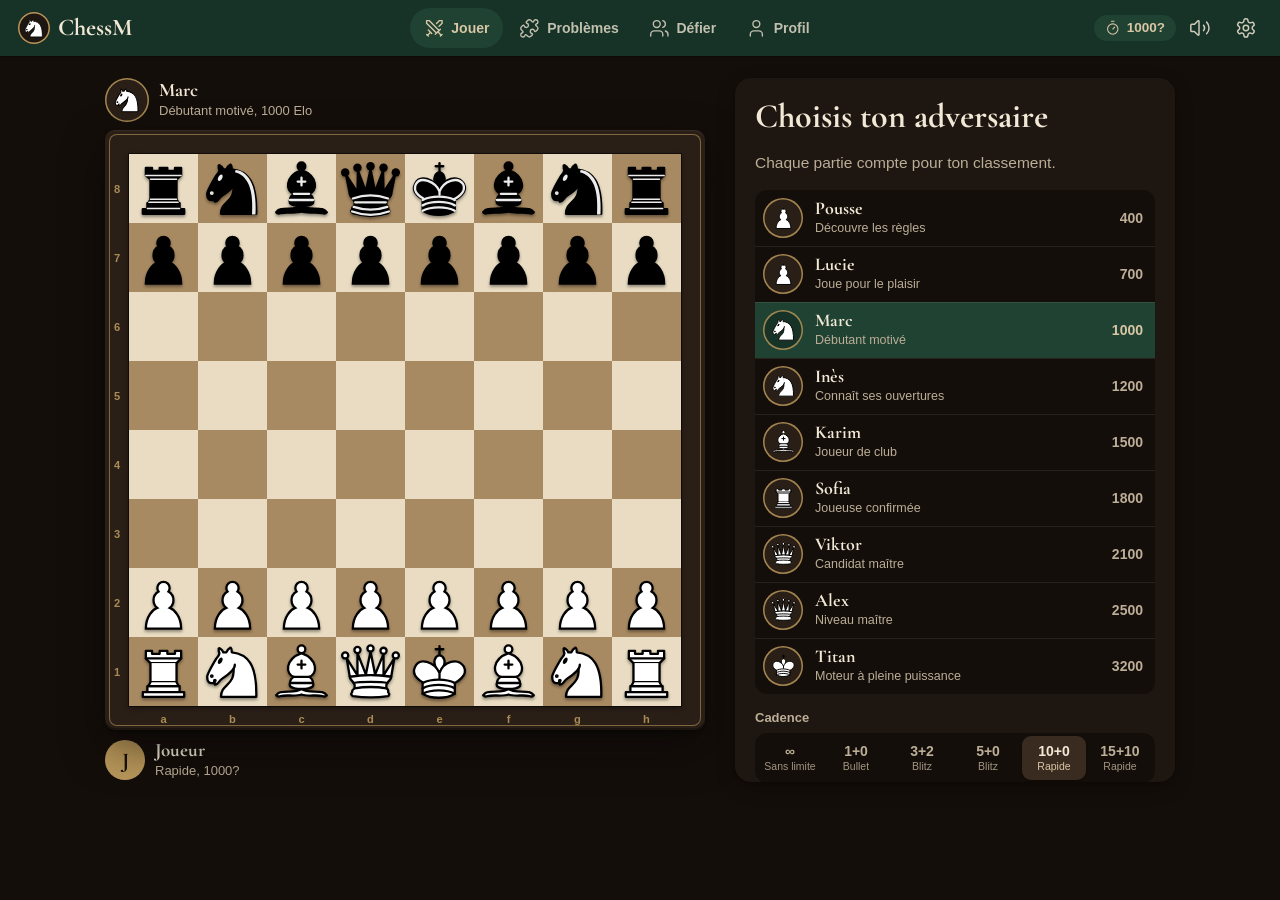
<file: index.html>
<!doctype html>
<html lang="fr">
<head>
<meta charset="utf-8">
<meta name="viewport" content="width=device-width,initial-scale=1,viewport-fit=cover">
<meta name="robots" content="noindex,nofollow">
<meta name="referrer" content="no-referrer">
<meta name="theme-color" content="#173226">
<link rel="manifest" href="manifest.webmanifest">
<link rel="apple-touch-icon" href="icons/icon-192.png">
<meta name="mobile-web-app-capable" content="yes">
<meta name="apple-mobile-web-app-capable" content="yes">
<meta name="apple-mobile-web-app-status-bar-style" content="black-translucent">
<meta name="apple-mobile-web-app-title" content="ChessM">
<title>ChessM</title>
<link rel="icon" href="icons/icon-192.png">
<link rel="preload" href="fonts/cormorant-garamond-latin-700-normal.woff2" as="font" type="font/woff2" crossorigin>
<script>
  // Filet de sécurité : si un vieux fichier en cache provoque une erreur, on recharge une seule fois
  addEventListener('error', function () { try { if (!sessionStorage.getItem('cm-reload')) { sessionStorage.setItem('cm-reload', '1'); setTimeout(function () { location.reload(); }, 300); } } catch (_) {} });
  addEventListener('load', function () { setTimeout(function () { try { sessionStorage.removeItem('cm-reload'); } catch (_) {} }, 5000); });
</script>
<link rel="stylesheet" href="lib/pieces.css">
<link rel="stylesheet" href="css/style.css?v=8">
<script src="lib/peerjs.min.js" defer></script>
<script type="module" src="js/app.js?v=8"></script>
</head>
<body data-theme="bronze" data-screen="home">
<header class="topbar">
  <button class="brand" data-act="home" aria-label="ChessM, accueil">
    <span class="logo"><i class="piece knight white" aria-hidden="true"></i></span>
    <span class="brand-name">ChessM</span>
  </button>
  <nav class="tabbar" aria-label="Sections">
    <button data-act="tab" data-v="play"><svg class="ic" aria-hidden="true"><use href="icons/sprite.svg#swords"></use></svg><span>Jouer</span></button>
    <button data-act="tab" data-v="puzzles"><svg class="ic" aria-hidden="true"><use href="icons/sprite.svg#puzzle"></use></svg><span>Problèmes</span></button>
    <button data-act="tab" data-v="friend"><svg class="ic" aria-hidden="true"><use href="icons/sprite.svg#users"></use></svg><span>Défier</span></button>
    <button data-act="tab" data-v="profile"><svg class="ic" aria-hidden="true"><use href="icons/sprite.svg#user"></use></svg><span>Profil</span></button>
  </nav>
  <div class="top-right">
    <span class="chip" id="eloChip"></span>
    <button class="icon-btn" id="btnSound" data-act="toggleSound" aria-label="Son"></button>
    <button class="icon-btn" data-act="settings" aria-label="Paramètres"><svg class="ic" aria-hidden="true"><use href="icons/sprite.svg#settings"></use></svg></button>
  </div>
</header>

<main>
  <section id="home" class="screen">
    <!-- Jouer : le salon -->
    <div class="pane lobby" data-pane="play">
      <div class="lobby-stage">
        <div class="plate" id="oppPlate"></div>
        <div class="frame"><div id="lboard"></div></div>
        <div class="plate" id="mePlate"></div>
      </div>
      <div class="lobby-side panel">
        <h1>Choisis ton adversaire</h1>
        <p class="muted">Chaque partie compte pour ton classement.</p>
        <div class="bot-list" id="botGrid" role="list"></div>
        <div class="opt"><h3>Cadence</h3><div class="chips" data-fill="tc"></div></div>
        <div class="opt"><h3>Tu joues</h3><div class="chips" data-fill="color"></div></div>
        <button class="btn primary wide cta" id="startBtn" data-act="start">Commencer</button>
      </div>
    </div>

    <!-- Problèmes -->
    <div class="pane" data-pane="puzzles">
      <div class="daily panel" id="dailyCard"></div>
      <div class="pz-modes" id="pzModes"></div>
      <p class="muted small center">Plus de 3 500 problèmes de la base libre de lichess, du débutant au maître.</p>
    </div>

    <!-- Défier un ami -->
    <div class="pane friend" data-pane="friend">
      <div class="panel friend-panel">
        <span class="friend-mark"><i class="piece knight white" aria-hidden="true"></i><i class="piece knight black" aria-hidden="true"></i></span>
        <h1>Défier un ami</h1>
        <p class="muted">Crée un lien privé et envoie-le par WhatsApp ou SMS. Ton ami l'ouvre et la partie commence en direct. Ces parties ne comptent pas pour le classement.</p>
        <div class="opt"><h3>Cadence</h3><div class="chips" data-fill="tc"></div></div>
        <div class="opt"><h3>Tu joues</h3><div class="chips" data-fill="color"></div></div>
        <button class="btn primary wide cta" data-act="host">Créer le lien de défi</button>
      </div>
    </div>

    <!-- Profil -->
    <div class="pane profile" data-pane="profile">
      <div class="panel hero">
        <div class="hero-id">
          <span class="avatar big" id="meAvatar"></span>
          <div class="pinfo">
            <span class="greet" id="greet">Bonsoir,</span>
            <input id="nameInput" maxlength="16" aria-label="Ton pseudo" title="Touche pour changer ton pseudo">
            <div class="stats" id="stats"></div>
          </div>
          <div class="hero-elo"><span class="elo-big" id="eloBig"></span><small id="eloCat"></small></div>
        </div>
        <canvas id="eloSpark" height="40" aria-label="Évolution du classement"></canvas>
      </div>
      <div class="ratings" id="ratings"></div>
      <button class="btn wide install hidden" id="installBtn" data-act="install"><svg class="ic" aria-hidden="true"><use href="icons/sprite.svg#smartphone"></use></svg> Installer ChessM sur l'écran d'accueil</button>
      <button class="btn wide" data-act="settings"><svg class="ic" aria-hidden="true"><use href="icons/sprite.svg#settings"></use></svg> Paramètres</button>
      <p class="foot"><a href="credits.html">Crédits et licences</a></p>
    </div>
  </section>

  <section id="puzzle" class="screen hidden">
    <div class="game-layout">
      <div class="board-col">
        <div class="pz-top" id="pzTop"></div>
        <div class="board-row"><div class="frame"><div id="pboard"></div></div></div>
        <div class="pz-status" id="pzStatus"></div>
      </div>
      <aside class="side">
        <div class="actions" id="pzActions"></div>
        <div class="panel" id="pzPanel"></div>
      </aside>
    </div>
  </section>

  <section id="game" class="screen hidden">
    <div class="game-layout">
      <div class="board-col">
        <div class="pbar" id="barTop"></div>
        <div class="board-row">
          <div class="evalbar hidden" id="evalBar"><div class="fill" id="evalFill"></div><span id="evalTxt"></span></div>
          <div class="frame"><div id="board"></div></div>
        </div>
        <div class="pbar" id="barBottom"></div>
      </div>
      <aside class="side">
        <div class="actions" id="actions"></div>
        <div class="panel review hidden" id="review"></div>
        <div class="panel movecard">
          <div class="moves" id="moves"></div>
          <div class="nav">
            <button data-act="first" aria-label="Début de la partie"><svg class="ic" aria-hidden="true"><use href="icons/sprite.svg#chevrons-left"></use></svg></button>
            <button data-act="prev" aria-label="Coup précédent"><svg class="ic" aria-hidden="true"><use href="icons/sprite.svg#chevron-left"></use></svg></button>
            <button data-act="next" aria-label="Coup suivant"><svg class="ic" aria-hidden="true"><use href="icons/sprite.svg#chevron-right"></use></svg></button>
            <button data-act="last" aria-label="Dernier coup"><svg class="ic" aria-hidden="true"><use href="icons/sprite.svg#chevrons-right"></use></svg></button>
            <button data-act="flip" aria-label="Retourner l'échiquier"><svg class="ic" aria-hidden="true"><use href="icons/sprite.svg#arrow-up-down"></use></svg></button>
          </div>
        </div>
      </aside>
    </div>
  </section>
</main>

<div class="modal hidden" id="modal"><div class="modal-box" id="modalBox" role="dialog" aria-modal="true"></div></div>
<div class="toast" id="toast" role="status" aria-live="polite"></div>
<div class="sr-only" id="srLive" aria-live="assertive"></div>
</body>
</html>
</file>
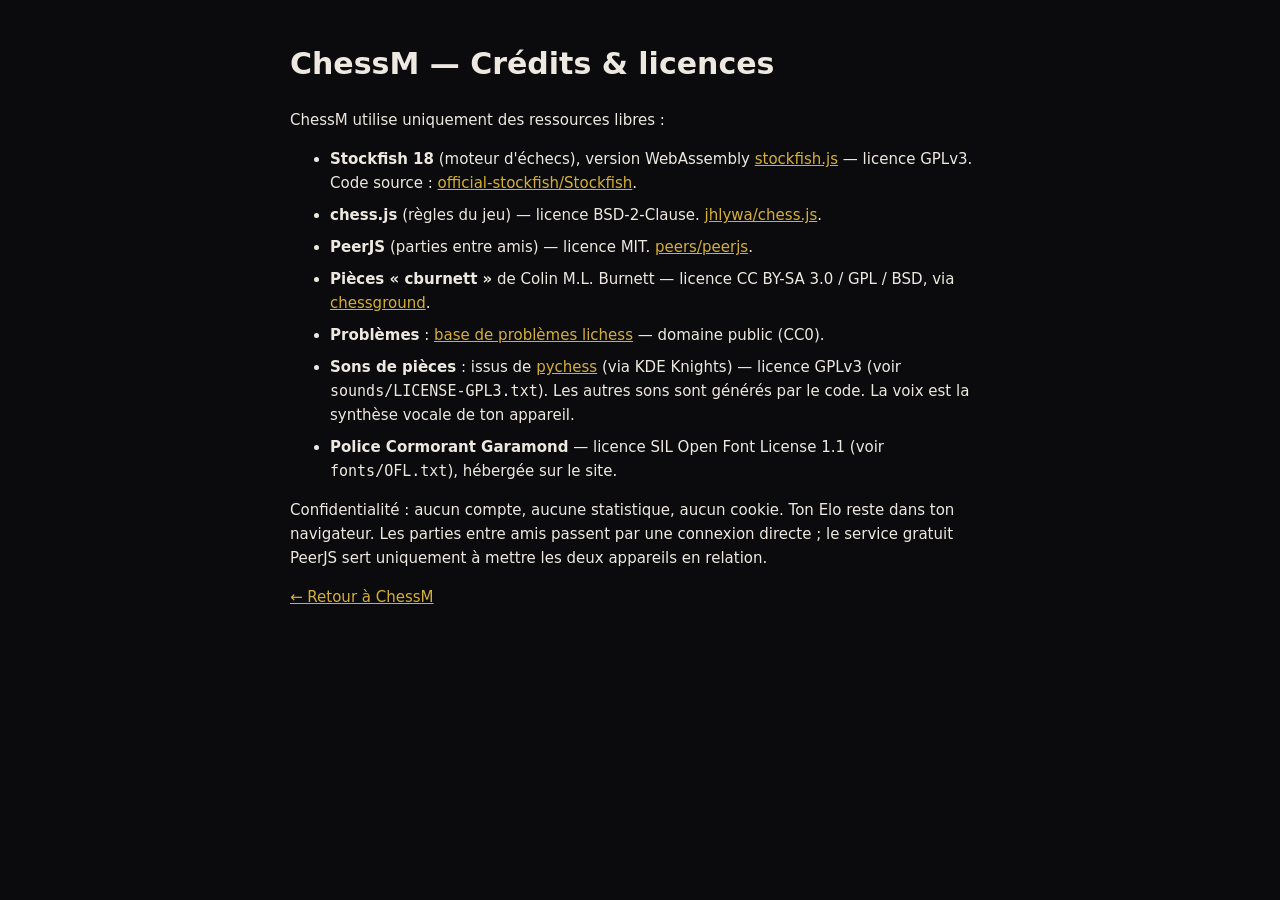
<file: credits.html>
<!doctype html>
<html lang="fr">
<head>
<meta charset="utf-8"><meta name="viewport" content="width=device-width,initial-scale=1">
<meta name="robots" content="noindex,nofollow">
<title>ChessM — Crédits</title>
<style>
  body { background:#0b0b0e; color:#ede9e0; font:15px/1.6 system-ui,sans-serif; max-width:700px; margin:0 auto; padding:20px 16px; }
  a { color:#d4af37; } li { margin-bottom:8px; }
</style>
</head>
<body>
<h1>ChessM — Crédits &amp; licences</h1>
<p>ChessM utilise uniquement des ressources libres :</p>
<ul>
  <li><b>Stockfish 18</b> (moteur d'échecs), version WebAssembly <a href="https://github.com/nmrugg/stockfish.js">stockfish.js</a> — licence GPLv3. Code source : <a href="https://github.com/official-stockfish/Stockfish">official-stockfish/Stockfish</a>.</li>
  <li><b>chess.js</b> (règles du jeu) — licence BSD-2-Clause. <a href="https://github.com/jhlywa/chess.js">jhlywa/chess.js</a>.</li>
  <li><b>PeerJS</b> (parties entre amis) — licence MIT. <a href="https://github.com/peers/peerjs">peers/peerjs</a>.</li>
  <li><b>Pièces « cburnett »</b> de Colin M.L. Burnett — licence CC BY-SA 3.0 / GPL / BSD, via <a href="https://github.com/lichess-org/chessground">chessground</a>.</li>
  <li><b>Problèmes</b> : <a href="https://database.lichess.org/#puzzles">base de problèmes lichess</a> — domaine public (CC0).</li>
  <li><b>Sons de pièces</b> : issus de <a href="https://pychess.org/">pychess</a> (via KDE Knights) — licence GPLv3 (voir <code>sounds/LICENSE-GPL3.txt</code>). Les autres sons sont générés par le code. La voix est la synthèse vocale de ton appareil.</li>
  <li><b>Police Cormorant Garamond</b> — licence SIL Open Font License 1.1 (voir <code>fonts/OFL.txt</code>), hébergée sur le site.</li>
</ul>
<p>Confidentialité : aucun compte, aucune statistique, aucun cookie. Ton Elo reste dans ton navigateur. Les parties entre amis passent par une connexion directe ; le service gratuit PeerJS sert uniquement à mettre les deux appareils en relation.</p>
<p><a href="./">← Retour à ChessM</a></p>
</body>
</html>
</file>
<file: lib/pieces.css>
/** Embedded SVGs for all chess pieces */
.piece.pawn.white {
  background-image: url('[data-uri]');
}
.piece.bishop.white {
  background-image: url('[data-uri]');
}
.piece.knight.white {
  background-image: url('[data-uri]');
}
.piece.rook.white {
  background-image: url('[data-uri]');
}
.piece.queen.white {
  background-image: url('[data-uri]');
}
.piece.king.white {
  background-image: url('[data-uri]');
}
.piece.pawn.black {
  background-image: url('[data-uri]');
}
.piece.bishop.black {
  background-image: url('[data-uri]');
}
.piece.knight.black {
  background-image: url('[data-uri]');
}
.piece.rook.black {
  background-image: url('[data-uri]');
}
.piece.queen.black {
  background-image: url('[data-uri]');
}
.piece.king.black {
  background-image: url('[data-uri]');
}
</file>
<file: css/style.css>
/* ChessM — « Club classique » : table en noyer, bandeaux de cuir vert, feuille de notation en papier, laiton mat.
   Mode application (Operate) : contrôles standard façon Apple, le monde n'apporte que palette, typographie, densité
   et un geste signature : la feuille de notation (liste des coups + revue) sur papier.
   Toutes les couleurs et polices passent par les jetons ci-dessous. */
@font-face { font-family: "Cormorant"; font-weight: 600; font-display: swap; src: url("../fonts/cormorant-garamond-latin-600-normal.woff2") format("woff2"); }
@font-face { font-family: "Cormorant"; font-weight: 700; font-display: swap; src: url("../fonts/cormorant-garamond-latin-700-normal.woff2") format("woff2"); }

:root {
  /* laiton (accent), recalculé en JS depuis les paramètres */
  --acc: #b8975a; --acc-rgb: 184,151,90; --acc-hi: rgb(212,193,156); --acc-lo: rgb(101,83,50); --acc-ink: #1a130c;
  /* noyer */
  --walnut-0: #140e0a; --walnut-1: #1e1610; --walnut-2: #2a1f17; --walnut-3: #3a2b20;
  /* cuir vert club */
  --leather: #173226; --leather-2: #1f4233; --leather-3: #2a5743;
  /* papier & encre */
  --paper: #f4ecdb; --paper-2: #e9dec7; --paper-3: #dccfb3; --ink: #241b14; --ink-2: #5c4e3e;
  /* texte sur bois */
  --ivory: #f1e8d6; --ash: #bcae97; --ash-2: #a89a84;
  --hair: rgba(241,232,214,.09); --hair-ink: rgba(36,27,20,.12);
  --ok: #6dbb88; --ok-ink: #276b41; --ko: #e5846c; --ko-ink: #a33a27; --ko-deep: #8f2a1c;
  --wa: #1d8f4b; --white: #fff; --shadow: rgba(8,5,3,.5);
  --light: #e9dcc3; --dark: #a88a62;
  /* typographie : système (San Francisco sur Apple) pour l'interface, Cormorant pour les titres */
  --ui: -apple-system, BlinkMacSystemFont, "SF Pro Text", "Segoe UI Variable Text", "Segoe UI", Roboto, "Helvetica Neue", sans-serif;
  --serif: "Cormorant", "Iowan Old Style", "Palatino Linotype", Palatino, Georgia, serif;
  --mono: ui-monospace, "SF Mono", "Cascadia Mono", Consolas, monospace;
  /* échelle */
  --r-s: 8px; --r-m: 12px; --r-l: 16px;
  --ease: cubic-bezier(.22,1,.36,1);
  --head-h: 52px; --tab-h: 58px;
  --lift: 0 1px 2px rgba(8,5,3,.35), 0 6px 18px rgba(8,5,3,.28);
  --bs: min(calc(100vw - 20px), calc(100dvh - 200px), 620px);
  color-scheme: dark;
}
body[data-theme="bois"]   { --light: #f0d9b5; --dark: #946f51; }
body[data-theme="nuit"]   { --light: #cfcbc1; --dark: #56606f; }
body[data-theme="marbre"] { --light: #ebe8e1; --dark: #a19c92; }
body[data-theme="vert"]   { --light: #eeeed2; --dark: #6f8f5c; }
body[data-theme="bleu"]   { --light: #dee3e6; --dark: #788fa0; }
body[data-theme="rubis"]  { --light: #f1e2de; --dark: #a4535b; }

* { box-sizing: border-box; }
html, body { margin: 0; overflow-x: clip; }
body { min-height: 100dvh; color: var(--ivory); background: var(--walnut-0); font: 400 15px/1.5 var(--ui); -webkit-font-smoothing: antialiased; -webkit-tap-highlight-color: transparent; }
button { font: inherit; color: inherit; cursor: pointer; border: 0; background: none; }
a { color: var(--acc); text-underline-offset: 3px; }
:focus-visible { outline: 2px solid var(--acc); outline-offset: 2px; border-radius: 6px; }
::selection { background: rgba(var(--acc-rgb), .4); color: var(--white); }
.hidden { display: none !important; }
.sr-only { position: absolute; width: 1px; height: 1px; overflow: hidden; clip: rect(0 0 0 0); white-space: nowrap; }
.muted { color: var(--ash); }
.small { font-size: 13px; }
.center { text-align: center; }
h1, h2 { margin: 0; font-family: var(--serif); font-weight: 700; line-height: 1.1; text-wrap: balance; overflow-wrap: break-word; min-width: 0; }
h1 { font-size: 28px; }
h2 { font-size: 24px; }
h3 { margin: 16px 0 6px; font: 600 13px/1.3 var(--ui); color: var(--ash); }
.ic { width: 1.15em; height: 1.15em; flex: none; vertical-align: -.2em; }
@media (min-width: 900px) { body { font-size: 15.5px; } h1 { font-size: 34px; } h2 { font-size: 27px; } }

/* ---------- En-tête & onglets (cuir vert) ---------- */
.topbar {
  position: sticky; top: 0; z-index: 50; display: flex; align-items: center; justify-content: space-between; gap: 10px;
  min-height: var(--head-h); padding: 6px 12px; padding-top: max(6px, env(safe-area-inset-top));
  background: var(--leather); box-shadow: 0 1px 0 rgba(0,0,0,.35);
}
.brand { display: flex; align-items: center; gap: 8px; min-height: 44px; }
.logo { width: 32px; height: 32px; border-radius: 50%; display: grid; place-items: center; background: var(--walnut-1); box-shadow: inset 0 0 0 1.5px var(--acc); }
.logo .piece { width: 74%; height: 74%; background-size: contain; background-repeat: no-repeat; background-position: center; }
.brand-name { font: 700 24px/1 var(--serif); color: var(--ivory); }
.top-right { display: flex; align-items: center; gap: 2px; }
.icon-btn { width: 44px; height: 44px; border-radius: 50%; font-size: 19px; display: grid; place-items: center; color: var(--ivory); opacity: .85; transition: background .15s, opacity .15s; }
.icon-btn:hover { background: var(--leather-2); opacity: 1; }
.chip { display: inline-flex; align-items: center; gap: 6px; padding: 5px 11px; border-radius: 99px; font: 600 13.5px var(--ui); white-space: nowrap; color: var(--acc-hi); background: var(--leather-2); }
.tabbar { display: flex; gap: 2px; }
.tabbar button { display: flex; align-items: center; gap: 7px; min-height: 40px; padding: 8px 14px; border-radius: 99px; color: var(--ivory); opacity: .78; font: 600 14px var(--ui); transition: background .15s, opacity .15s, color .15s; }
.tabbar button .ic { font-size: 18px; }
.tabbar button:hover { opacity: 1; }
.tabbar button.on { opacity: 1; color: var(--acc-hi); background: var(--leather-2); }
@media (max-width: 899px) {
  .tabbar {
    position: fixed; left: 0; right: 0; bottom: 0; z-index: 60; justify-content: space-around;
    height: calc(var(--tab-h) + env(safe-area-inset-bottom)); padding: 4px 6px env(safe-area-inset-bottom);
    background: var(--leather); box-shadow: 0 -1px 0 rgba(0,0,0,.35);
  }
  .tabbar button { flex: 1; flex-direction: column; justify-content: center; gap: 2px; padding: 4px 0; border-radius: var(--r-m); font-size: 11px; }
  .tabbar button .ic { font-size: 21px; }
  .tabbar button.on { background: none; }
  body[data-screen="home"] main { padding-bottom: calc(var(--tab-h) + env(safe-area-inset-bottom) + 20px); }
  body:not([data-screen="home"]) .tabbar { display: none; }
  #eloChip { display: none; }
}

main { padding: 14px 10px 32px; max-width: 1180px; margin: 0 auto; }
@media (min-width: 900px) { main { padding: 22px 16px 40px; } }
.panel, .card { position: relative; border-radius: var(--r-l); padding: 16px; background: var(--walnut-1); box-shadow: var(--lift); }
@media (min-width: 900px) { .panel, .card { padding: 20px; } }
/* le papier : feuille de notation, revue, problème du jour */
.paper { background: var(--paper); color: var(--ink); }
.paper .muted, .paper h3 { color: var(--ink-2); }

/* ---------- Boutons & contrôles ---------- */
.btn {
  display: inline-flex; align-items: center; justify-content: center; gap: 8px; min-height: 44px; padding: 10px 16px;
  border-radius: var(--r-m); font: 600 15px var(--ui); text-decoration: none; color: var(--ivory); background: var(--walnut-2);
  transition: background .15s, transform .12s var(--ease), color .15s;
}
.btn:hover { background: var(--walnut-3); }
.btn:active { transform: scale(.98); }
.btn:disabled { opacity: .45; cursor: default; }
.btn.primary { color: var(--acc-ink); background: var(--acc); font-weight: 650; }
.btn.primary:hover { background: var(--acc-hi); }
.btn.gold { color: var(--acc-hi); background: rgba(var(--acc-rgb), .14); }
.btn.ghost { background: transparent; color: var(--ash); }
.btn.ghost:hover { color: var(--ivory); background: var(--walnut-2); }
.btn.wa { background: var(--wa); color: var(--white); }
.btn.wide { width: 100%; }
.btn.sm { min-height: 36px; padding: 6px 12px; font-size: 14px; border-radius: var(--r-s); }
:is(.paper, .review, #pzPanel, .daily, .movecard) .btn { background: var(--paper-2); color: var(--ink); }
:is(.paper, .review, #pzPanel, .daily, .movecard) .btn:hover { background: var(--paper-3); }
:is(.paper, .review, #pzPanel, .daily, .movecard) .btn.primary, :is(.paper, .review, #pzPanel, .daily, .movecard) .btn.gold { background: var(--leather); color: var(--ivory); }
:is(.paper, .review, #pzPanel, .daily, .movecard) .btn.primary:hover, :is(.paper, .review, #pzPanel, .daily, .movecard) .btn.gold:hover { background: var(--leather-2); }
:is(.paper, .review, #pzPanel, .daily, .movecard) .btn.ghost { background: transparent; color: var(--ink-2); }
.btn-col { display: flex; flex-direction: column; gap: 8px; margin-top: 18px; }
.btn-row { display: flex; gap: 8px; flex-wrap: wrap; justify-content: center; margin: 14px 0; }
/* contrôle segmenté (cadence, couleur) */
.chips { display: flex; flex-wrap: wrap; gap: 6px; }
.chips[data-fill] { flex-wrap: nowrap; gap: 2px; padding: 3px; border-radius: var(--r-m); background: var(--walnut-0); }
.chip-btn {
  flex: 1 1 0; min-width: 0; display: inline-flex; flex-direction: column; align-items: center; justify-content: center; gap: 0; min-height: 44px; padding: 5px 4px;
  font: 600 14px/1.15 var(--ui); color: var(--ash); border-radius: 9px; transition: background .15s, color .15s;
}
.chip-btn small { font-size: 10.5px; font-weight: 500; opacity: .85; }
.chip-btn:hover { color: var(--ivory); }
.chip-btn.on { color: var(--ivory); background: var(--walnut-3); box-shadow: 0 1px 2px rgba(0,0,0,.4); }
.chip-btn.on small { color: var(--acc-hi); opacity: 1; }
.chip-btn:has(.piece), .chip-btn:has(.half) { flex-direction: row; gap: 6px; }
.chip-btn .piece { display: inline-block; width: 18px; height: 18px; background-size: contain; }
.chip-btn .half { display: inline-block; width: 14px; height: 14px; border-radius: 50%; background: linear-gradient(90deg, var(--paper) 50%, var(--ink) 50%); box-shadow: 0 0 0 1px var(--ash-2); }
/* chips du plateau (paramètres) */
.settings-modal .chip-btn { flex: 0 0 auto; min-width: 64px; padding: 7px 10px; background: var(--walnut-2); color: var(--ivory); }
.settings-modal .chip-btn.on { background: var(--leather-2); box-shadow: inset 0 0 0 1.5px var(--acc); }
.chip-btn .sw { width: 34px; height: 16px; border-radius: 4px; margin-bottom: 4px; display: block; }
.theme-bronze .sw { background: linear-gradient(90deg, #e9dcc3 50%, #a88a62 50%); }
.theme-bois .sw { background: linear-gradient(90deg, #f0d9b5 50%, #946f51 50%); }
.theme-nuit .sw { background: linear-gradient(90deg, #cfcbc1 50%, #56606f 50%); }
.theme-marbre .sw { background: linear-gradient(90deg, #ebe8e1 50%, #a19c92 50%); }
.theme-vert .sw { background: linear-gradient(90deg, #eeeed2 50%, #6f8f5c 50%); }
.theme-bleu .sw { background: linear-gradient(90deg, #dee3e6 50%, #788fa0 50%); }
.theme-rubis .sw { background: linear-gradient(90deg, #f1e2de 50%, #a4535b 50%); }

/* ---------- L'échiquier : cadre en noyer, filet de laiton, coordonnées gravées ---------- */
.frame {
  --fs: var(--bs); --fp: calc(var(--fs) * .04);
  position: relative; width: var(--fs); height: var(--fs); padding: var(--fp); border-radius: 10px; flex: none;
  background: var(--walnut-2);
  box-shadow: inset 0 1px 0 rgba(255,255,255,.06), inset 0 -2px 0 rgba(0,0,0,.35), 0 2px 4px rgba(0,0,0,.4), 0 18px 40px var(--shadow);
}
.frame::before { content: ""; position: absolute; inset: calc(var(--fp) * .16); border-radius: 8px; pointer-events: none; box-shadow: inset 0 0 0 1px rgba(var(--acc-rgb), .6); }
.board-row.with-eval .frame { --fs: calc(var(--bs) - 22px); }
#board, #pboard, #lboard { width: calc(var(--fs) - 2 * var(--fp)); height: calc(var(--fs) - 2 * var(--fp)); }
.coords { position: absolute; inset: calc(-1 * var(--fp)); pointer-events: none; z-index: 2; }
.coords span { position: absolute; display: flex; align-items: center; justify-content: center; font: 600 calc(var(--fs) / 54) var(--ui); color: var(--acc); opacity: .9; }
.coords .cf { bottom: 0; height: var(--fp); width: calc((100% - 2 * var(--fp)) / 8); left: calc(var(--fp) + var(--i) * (100% - 2 * var(--fp)) / 8); padding-top: 1px; }
.coords .cr { left: 0; width: var(--fp); height: calc((100% - 2 * var(--fp)) / 8); top: calc(var(--fp) + var(--i) * (100% - 2 * var(--fp)) / 8); }
.board { position: relative; user-select: none; -webkit-user-select: none; touch-action: none; box-shadow: 0 0 0 1px rgba(0,0,0,.55), 0 2px 6px rgba(0,0,0,.45); }
.board:focus-visible { outline: 2px solid var(--acc); outline-offset: 3px; border-radius: 2px; }
.sqs { position: absolute; inset: 0; display: grid; grid-template: repeat(8, 1fr) / repeat(8, 1fr); overflow: hidden; }
.sq { position: relative; }
.sq.light { background: var(--light); }
.sq.dark { background: var(--dark); }
.sq .rk, .sq .fl { position: absolute; font: 700 calc(var(--bs) / 46) var(--ui); pointer-events: none; }
.sq .rk { top: 3%; left: 4%; } .sq .fl { bottom: 2%; right: 5%; }
.sq.light .rk, .sq.light .fl { color: var(--dark); }
.sq.dark .rk, .sq.dark .fl { color: var(--light); }
.sq.last::after { content: ""; position: absolute; inset: 0; background: rgba(var(--acc-rgb), .38); }
.sq.sel::after { content: ""; position: absolute; inset: 0; background: rgba(var(--acc-rgb), .58); }
.sq.kbd { box-shadow: inset 0 0 0 3px var(--leather-3), inset 0 0 0 5px var(--paper); z-index: 1; }
.sq.check { background-image: radial-gradient(circle, #e8432f 0%, rgba(214,46,30,.85) 30%, rgba(200,0,0,0) 75%) !important; }
.sq.dest::before { content: ""; position: absolute; inset: 0; z-index: 5; pointer-events: none; background: radial-gradient(rgba(23,50,38,.42) 17%, transparent 18.5%); }
.sq.dest.cap::before { background: radial-gradient(transparent 76%, rgba(23,50,38,.42) 77.5%); }
.sq.good::after { content: ""; position: absolute; inset: 0; background: rgba(109,187,136,.55); animation: fadeOut 1s forwards; }
.sq.bad::after { content: ""; position: absolute; inset: 0; background: rgba(229,132,108,.62); animation: fadeOut 1s forwards; }
.sq.hint::after { content: ""; position: absolute; inset: 0; box-shadow: inset 0 0 0 4px var(--acc); background: rgba(var(--acc-rgb), .28); animation: pulse .5s 3 alternate; }
@keyframes fadeOut { to { opacity: 0; } }
@keyframes pulse { from { opacity: .3; } }
.pcs { position: absolute; inset: 0; z-index: 3; pointer-events: none; }
.pc { position: absolute; left: 0; top: 0; width: 12.5%; height: 12.5%; background-size: cover; transition: translate .18s var(--ease); filter: drop-shadow(0 2px 1.5px rgba(0,0,0,.4)); }
.pc.snap { transition: none; }
.pc.dragging { transition: none; z-index: 20; scale: 1.15; will-change: translate; filter: drop-shadow(0 10px 8px rgba(0,0,0,.45)); }
.pc.land { animation: land .2s var(--ease); }
@keyframes land { 0% { scale: 1.1; } 60% { scale: .97; } 100% { scale: 1; } }
.pc.captured { transition: none; animation: capOut .22s ease-in forwards; z-index: 1; }
@keyframes capOut { to { scale: .5; opacity: 0; } }
.ghostpc { z-index: 4; opacity: .5; pointer-events: none; filter: drop-shadow(0 2px 3px rgba(0,0,0,.45)); animation: ghostIn .3s var(--ease); }
@keyframes ghostIn { from { opacity: 0; scale: .8; } }
.frame:has(.board.scenario)::before { box-shadow: inset 0 0 0 2px var(--acc); }
.pc.ghost { opacity: .82; }
.board.active .sq { cursor: pointer; }
.arrows { position: absolute; inset: 0; width: 100%; height: 100%; z-index: 12; pointer-events: none; }
.badge-wrap { position: absolute; left: 0; top: 0; width: 12.5%; height: 12.5%; z-index: 15; pointer-events: none; }
.badge { position: absolute; top: -8%; right: -8%; width: 42%; height: 42%; border-radius: 50%; display: flex; align-items: center; justify-content: center; color: var(--white); font-weight: 800; font-size: calc(var(--bs) / 40); box-shadow: 0 2px 5px rgba(0,0,0,.5); border: 2px solid var(--white); animation: pop .22s var(--ease); }
@keyframes pop { from { scale: .4; } to { scale: 1; } }
.promo { position: absolute; inset: 0; z-index: 30; background: rgba(20,14,10,.72); display: flex; align-items: center; justify-content: center; gap: 3%; }
.promo button { width: 19%; aspect-ratio: 1; border-radius: 50%; background-color: var(--paper); background-size: 78%; background-position: center; background-repeat: no-repeat; box-shadow: 0 0 0 2px var(--acc), 0 6px 16px rgba(0,0,0,.5); transition: scale .15s var(--ease); }
.promo button:hover { scale: 1.06; }

/* Annonces (échec, en passant…) */
.callout {
  position: absolute; left: 50%; top: 50%; z-index: 40; pointer-events: none; display: flex; align-items: center; gap: 10px;
  padding: 8px 20px 8px 10px; border-radius: 99px; white-space: nowrap; transform: translate(-50%, -50%);
  background: var(--leather); box-shadow: inset 0 0 0 1px rgba(var(--acc-rgb), .7), 0 10px 30px var(--shadow);
}
.callout.show { animation: coIn 1.5s var(--ease) forwards; }
.co-icon { width: calc(var(--bs) / 11); height: calc(var(--bs) / 11); background-size: contain; background-repeat: no-repeat; }
.co-text { font: 700 calc(var(--bs) / 16)/1 var(--serif); color: var(--ivory); }
@keyframes coIn { 0% { opacity: 0; scale: .7; } 14% { opacity: 1; scale: 1; } 78% { opacity: 1; translate: 0 0; } 100% { opacity: 0; translate: 0 -18px; } }

/* ---------- Listes groupées (façon réglages iOS) ---------- */
.group { border-radius: var(--r-l); background: var(--walnut-1); box-shadow: var(--lift); overflow: hidden; }
.group > * + * { box-shadow: inset 0 1px 0 var(--hair); }

/* ---------- Salon (Jouer) ---------- */
.lobby { --bs: min(calc(100vw - 20px), 520px); display: grid; gap: 14px; justify-items: center; }
.lobby-stage { display: flex; flex-direction: column; gap: 8px; }
.lobby-side { width: 100%; max-width: 560px; }
.lobby-side h1 { margin-bottom: 2px; }
.plate { display: flex; align-items: center; gap: 10px; min-height: 44px; }
.plate-txt { display: flex; flex-direction: column; min-width: 0; }
.plate-txt b { font: 700 19px/1.1 var(--serif); }
.plate-txt small { color: var(--ash); font-size: 13px; }
.bot-list { display: grid; grid-template-columns: minmax(0, 1fr); margin-top: 14px; border-radius: var(--r-m); overflow: hidden; background: var(--walnut-0); }
.bot { display: flex; align-items: center; gap: 12px; text-align: left; min-height: 56px; padding: 7px 12px 7px 8px; transition: background .15s; }
.bot + .bot { box-shadow: inset 0 1px 0 var(--hair); }
.bot:hover { background: var(--walnut-2); }
.bot.on { background: var(--leather-2); }
.bot-info { flex: 1; display: flex; flex-direction: column; min-width: 0; }
.bot-info b { font: 700 18px/1.15 var(--serif); }
.bot-info small { color: var(--ash); font-size: 12.5px; white-space: nowrap; overflow: hidden; text-overflow: ellipsis; }
.bot-elo { font: 600 14px var(--ui); color: var(--ash); font-variant-numeric: tabular-nums; }
.bot.on .bot-elo { color: var(--acc-hi); }
.medal { --tint: var(--acc); width: 40px; height: 40px; border-radius: 50%; flex: none; display: grid; place-items: center; background: var(--walnut-2); box-shadow: inset 0 0 0 1.5px rgba(var(--acc-rgb), .85); }
.bot.on .medal { background: var(--leather); }
.medal .piece { width: 74%; height: 74%; background-size: contain; background-repeat: no-repeat; background-position: center; }
.plate .medal { width: 44px; height: 44px; }
.opt h3 { margin-top: 16px; }
.lobby .cta { margin-top: 18px; min-height: 50px; font-size: 16px; }
@media (max-width: 899px) {
  .pane.lobby { --bs: min(calc(100vw - 56px), 34dvh, 480px); }
  .lobby .cta { position: sticky; bottom: calc(var(--tab-h) + env(safe-area-inset-bottom) + 10px); z-index: 5; box-shadow: 0 8px 22px var(--shadow); }
}
@media (min-width: 900px) {
  .lobby { --bs: min(calc(100dvh - 230px), calc(100vw - 560px), 600px); grid-template-columns: auto minmax(0, 440px); align-items: start; justify-content: center; gap: 30px; }
  .lobby-side { max-height: calc(var(--bs) + 104px); overflow-y: auto; }
}

/* ---------- Problèmes ---------- */
.daily { display: flex; gap: 16px; align-items: center; justify-content: space-between; flex-wrap: wrap; max-width: 820px; margin: 0 auto 12px; background: var(--paper); color: var(--ink); }
.daily .muted { color: var(--ink-2); }
.daily .btn.primary { background: var(--leather); color: var(--ivory); }
.daily .btn.primary:hover { background: var(--leather-2); }
.daily-text { flex: 1 1 260px; min-width: 0; }
.daily-day { display: inline-block; font: 600 italic 16px var(--serif); color: var(--ink-2); }
.daily-day::first-letter { text-transform: uppercase; }
.daily h2 { font-size: 30px; margin: 2px 0 4px; }
.daily-side { display: flex; align-items: center; gap: 16px; }
.streak { display: grid; grid-template-columns: auto auto; column-gap: 6px; align-items: center; color: var(--ko-ink); }
.streak .ic { font-size: 26px; grid-row: 1 / span 2; }
.streak b { font: 700 26px/1 var(--ui); font-variant-numeric: tabular-nums; }
.streak small { grid-column: 2; color: var(--ink-2); font-size: 12px; }
.pz-modes { max-width: 820px; margin: 0 auto 14px; display: grid; grid-template-columns: minmax(0, 1fr); border-radius: var(--r-l); overflow: hidden; background: var(--walnut-1); box-shadow: var(--lift); }
.pzmode { display: flex; align-items: center; gap: 12px; text-align: left; padding: 12px 14px; min-height: 60px; transition: background .15s; }
.pzmode + .pzmode { box-shadow: inset 0 1px 0 var(--hair); }
.pzmode:hover { background: var(--walnut-2); }
.pzi { width: 36px; height: 36px; border-radius: 10px; display: grid; place-items: center; flex: none; color: var(--ivory); font-size: 19px; background: var(--leather-2); }
.pzt { flex: 1; display: flex; flex-direction: column; min-width: 0; }
.pzt b { font: 700 19px/1.15 var(--serif); }
.pzt small { color: var(--ash); font-size: 12.5px; }
.pzmode .go { color: var(--ash-2); }

/* ---------- Défier ---------- */
.friend-panel { max-width: 560px; margin: 0 auto; }
.friend-mark { display: flex; margin-bottom: 8px; }
.friend-mark .piece { width: 46px; height: 46px; background-size: contain; }
.friend-mark .piece.black { transform: scaleX(-1); margin-left: -6px; }
.friend-panel h1 { margin-bottom: 6px; }
.friend .cta { margin-top: 20px; min-height: 50px; }

/* ---------- Profil ---------- */
.profile { max-width: 680px; margin: 0 auto; display: grid; gap: 12px; }
.hero { display: grid; gap: 12px; }
.hero-id { display: flex; align-items: center; gap: 12px; }
.pinfo { flex: 1; min-width: 0; display: flex; flex-direction: column; }
.greet { font: 600 italic 15px var(--serif); color: var(--ash); }
#nameInput { background: transparent; border: 0; color: var(--ivory); font: 700 26px/1.15 var(--serif); padding: 0 6px; margin-left: -6px; border-radius: 8px; width: 100%; min-width: 0; transition: background .15s; }
#nameInput:hover, #nameInput:focus { outline: none; background: var(--walnut-2); }
.stats { font-size: 13px; color: var(--ash); }
.stats .w { color: var(--ok); } .stats .l { color: var(--ko); }
.hero-elo { text-align: right; display: flex; flex-direction: column; align-items: flex-end; }
.elo-big { font: 700 38px/1 var(--ui); letter-spacing: -.02em; color: var(--acc-hi); font-variant-numeric: tabular-nums; }
.hero-elo small { font-size: 12.5px; color: var(--ash); }
.avatar { display: inline-flex; align-items: center; justify-content: center; flex: none; width: 40px; height: 40px; border-radius: 50%; font: 700 21px var(--serif); color: var(--acc-ink); background: var(--acc); }
.avatar.big { width: 60px; height: 60px; font-size: 32px; }
#eloSpark { width: 100%; height: 40px; }
#eloSpark.empty { display: none; }
.ratings { display: grid; grid-template-columns: minmax(0, 1fr); border-radius: var(--r-l); overflow: hidden; background: var(--walnut-1); box-shadow: var(--lift); }
.rtile { display: flex; align-items: center; justify-content: space-between; min-height: 48px; padding: 8px 16px; }
.rtile + .rtile { box-shadow: inset 0 1px 0 var(--hair); }
.rtile span { display: flex; gap: 10px; align-items: center; color: var(--ivory); }
.rtile span .ic { color: var(--ash); }
.rtile b { font: 600 16px var(--ui); color: var(--ash); font-variant-numeric: tabular-nums; }
.rtile.on b { color: var(--acc-hi); }
.install { color: var(--acc-hi); }
.foot { text-align: center; margin: 10px 0 0; font-size: 13px; }
.foot a { color: var(--ash); }

/* ---------- Partie ---------- */
.game-layout { display: flex; flex-direction: column; gap: 12px; align-items: center; }
.board-col { display: flex; flex-direction: column; gap: 6px; }
.board-row { display: flex; gap: 6px; align-items: center; }
.side { width: 100%; max-width: var(--bs); display: flex; flex-direction: column; gap: 10px; }
@media (min-width: 900px) {
  :root { --bs: min(calc(100dvh - 230px), calc(100vw - 470px), 740px); }
  .game-layout { flex-direction: row; align-items: flex-start; justify-content: center; gap: 24px; }
  .side { width: 360px; max-width: none; max-height: calc(var(--bs) + 96px); }
  .side .actions { order: 3; }
  .movecard { flex: 1; min-height: 0; }
}
.pbar { display: flex; align-items: center; gap: 10px; min-height: 42px; padding: 0 2px; }
.pbar .avatar { width: 36px; height: 36px; font-size: 19px; }
.pbar .medal { width: 36px; height: 36px; }
.pmeta { flex: 1; min-width: 0; }
.pname { font: 700 17px/1.15 var(--serif); white-space: nowrap; overflow: hidden; text-overflow: ellipsis; }
.pelo { color: var(--acc-hi); font: 600 12.5px var(--ui); }
.capt { height: 18px; display: flex; align-items: center; gap: 4px; }
.cgroup { display: inline-flex; }
.capt .piece { display: inline-block; width: 16px; height: 16px; background-size: cover; margin-right: -6px; }
.adv { color: var(--ash); font-size: 12px; margin-left: 8px; }
.clock { font: 600 20px/1 var(--mono); font-variant-numeric: tabular-nums; padding: 8px 11px; border-radius: var(--r-s); min-width: 88px; text-align: right; background: var(--walnut-1); color: var(--ash-2); }
.clock.on { color: var(--ivory); background: var(--leather-2); }
.clock.cw.on { background: var(--paper); color: var(--ink); }
.clock.low.on { background: var(--ko-deep); color: var(--white); }
.thinking { display: inline-flex; gap: 3px; margin-left: 8px; vertical-align: middle; }
.thinking i { width: 5px; height: 5px; border-radius: 50%; background: var(--acc); animation: blink 1s infinite; }
.thinking i:nth-child(2) { animation-delay: .2s; } .thinking i:nth-child(3) { animation-delay: .4s; }
@keyframes blink { 0%, 100% { opacity: .2; } 50% { opacity: 1; } }

.evalbar { position: relative; width: 14px; height: calc(var(--bs) - 22px); border-radius: 7px; overflow: hidden; background: var(--ink); flex: none; box-shadow: 0 0 0 1px rgba(var(--acc-rgb), .45); }
.evalbar .fill { position: absolute; left: 0; right: 0; bottom: 0; background: var(--paper); transition: height .4s var(--ease); }
.evalbar.flip .fill { bottom: auto; top: 0; }
#evalTxt { position: absolute; left: 0; right: 0; text-align: center; font: 700 8.5px var(--ui); z-index: 2; }
#evalTxt.white-adv { bottom: 4px; color: var(--ink); } #evalTxt.black-adv { top: 4px; color: var(--paper); }
.evalbar.flip #evalTxt.white-adv { bottom: auto; top: 4px; } .evalbar.flip #evalTxt.black-adv { top: auto; bottom: 4px; }

.actions { display: flex; gap: 8px; }
.actions .btn { flex: 1; }

/* La feuille de notation (geste signature) */
.movecard { padding: 0; display: flex; flex-direction: column; overflow: hidden; background: var(--paper); color: var(--ink); }
.moves { overflow-y: auto; max-height: 190px; min-height: 76px; padding: 6px 0; }
@media (min-width: 900px) { .moves { max-height: none; flex: 1; } }
.moves .muted { color: var(--ink-2); }
.mrow { display: grid; grid-template-columns: 40px minmax(0, 1fr) minmax(0, 1fr); padding: 0 10px; }
.mrow:nth-child(even) { background: var(--paper-2); }
.mnum { color: var(--ink-2); font: 600 13px/36px var(--ui); font-variant-numeric: tabular-nums; }
.mv { min-height: 36px; padding: 0 8px; border-radius: 6px; cursor: pointer; font: 600 15px var(--serif); font-size: 17px; display: flex; align-items: center; gap: 6px; }
.mv:hover { background: var(--paper-3); }
.mv.cur { background: var(--leather); color: var(--ivory); }
.mglyph, .cglyph { display: inline-flex; align-items: center; justify-content: center; width: 18px; height: 18px; border-radius: 50%; color: var(--white); font: 800 10px var(--ui); font-style: normal; flex: none; }
.nav { display: flex; background: var(--paper-2); }
.nav button { flex: 1; min-height: 46px; font-size: 19px; color: var(--ink); display: grid; place-items: center; transition: background .15s; }
.nav button:hover { background: var(--paper-3); }
.nav button:active { background: var(--paper-3); }

.review { background: var(--paper); color: var(--ink); display: flex; flex-direction: column; }
.review > h3 { display: flex; justify-content: space-between; align-items: baseline; margin: 0 0 10px; font: 700 22px var(--serif); color: var(--ink); }
.review > h3 small { font: 500 13px var(--ui); }
.review .muted { color: var(--ink-2); }
.progress { height: 4px; background: var(--paper-3); border-radius: 3px; overflow: hidden; margin-bottom: 10px; }
.progress i { display: block; height: 100%; background: var(--leather); transition: width .3s; }
.accs { display: grid; grid-template-columns: 1fr 1fr; gap: 8px; margin-bottom: 10px; }
.acc { border-radius: var(--r-m); padding: 8px; display: flex; flex-direction: column; align-items: center; }
.acc.w { background: var(--white); color: var(--ink); box-shadow: inset 0 0 0 1px var(--hair-ink); } .acc.b { background: var(--ink); color: var(--paper); }
.acc b { font: 700 24px/1.15 var(--ui); font-variant-numeric: tabular-nums; } .acc small { font-size: 11.5px; opacity: .75; }
#graph { width: 100%; height: 72px; border-radius: var(--r-s); cursor: pointer; display: block; }
.comment { margin: 10px 0; min-height: 44px; display: flex; flex-direction: column; gap: 8px; align-items: flex-start; }
.cmt { display: flex; gap: 10px; align-items: flex-start; width: 100%; }
.cglyph { width: 26px; height: 26px; font-size: 12px; }
.cmt > div { flex: 1; font-size: 15px; }
.cmt b { font-family: var(--serif); font-size: 18px; color: var(--ink) !important; }
.cev { font: 700 13px var(--ui); font-variant-numeric: tabular-nums; background: var(--paper-2); padding: 2px 7px; border-radius: 6px; }
.bestline { color: var(--ink-2); font-size: 14px; margin-top: 2px; }
.bestline b { color: var(--leather); }
.mate { width: 100%; padding: 8px 12px; border-radius: var(--r-s); font-weight: 600; font-size: 14.5px; display: flex; gap: 8px; align-items: center; background: var(--paper-2); color: var(--ink); }
.mate.miss { background: #f6ddd3; color: var(--ko-ink); }
.mate.warn { color: var(--ink-2); }
.mate.ok { background: #dcecdf; color: var(--ok-ink); }
.scn { width: 100%; padding: 12px; border-radius: var(--r-m); background: var(--paper-2); }
.scn-head { font: 700 19px var(--serif); color: var(--ink); display: flex; align-items: center; gap: 8px; flex-wrap: wrap; }
.mate-pill { font: 700 12px var(--ui); color: var(--ivory); background: var(--leather); padding: 3px 9px; border-radius: 99px; }
.scn-line { margin: 6px 0 10px; line-height: 1.9; font: 600 16px/1.9 var(--serif); }
.mn { font: 500 12.5px var(--ui); font-style: normal; color: var(--ink-2); margin-right: 2px; }
.sm-mv { padding: 2px 5px; border-radius: 6px; }
.sm-mv.cur { background: var(--leather); color: var(--ivory); }
.sm-mv.todo { opacity: .45; }
.scn-ctl { display: flex; gap: 6px; flex-wrap: wrap; }
details summary { cursor: pointer; color: var(--ink-2); font-size: 14px; min-height: 32px; display: flex; align-items: center; }
.counts { width: 100%; border-collapse: collapse; margin-top: 6px; font-size: 14px; }
.counts th { font-size: 12px; color: var(--ink-2); font-weight: 600; }
.counts td { padding: 3px 4px; }
.counts td:nth-child(2) { display: flex; align-items: center; gap: 6px; }
.cw-n, .cb-n { text-align: center; font-weight: 700; width: 48px; font-variant-numeric: tabular-nums; }

/* Revue sur mobile : l'échiquier reste visible, les flèches restent sous le pouce */
@media (max-width: 899px) {
  body[data-screen="game"] main, body[data-screen="puzzle"] main { padding-top: 8px; }
  body.reviewing { --bs: min(calc(100vw - 20px), 36dvh); }
  body.reviewing .board-col { position: sticky; top: var(--head-h); z-index: 20; width: 100%; align-items: center; padding: 6px 0 8px; background: var(--walnut-0); box-shadow: 0 8px 10px -8px rgba(0,0,0,.6); }
  body.reviewing .pbar { display: none; }
  body.reviewing .side { max-width: none; }
  body.reviewing .side .review { order: -1; }
  body.reviewing .review .comment { order: -1; margin-top: 0; }
  body.reviewing .moves { max-height: 140px; }
  body[data-screen="game"] .movecard .nav {
    position: fixed; left: 0; right: 0; bottom: 0; z-index: 40; padding-bottom: env(safe-area-inset-bottom);
    background: var(--leather); box-shadow: 0 -1px 0 rgba(0,0,0,.35);
  }
  body[data-screen="game"] .movecard .nav button { color: var(--ivory); min-height: 52px; }
  body[data-screen="game"] .movecard .nav button:hover, body[data-screen="game"] .movecard .nav button:active { background: var(--leather-2); }
  body[data-screen="game"] main { padding-bottom: calc(64px + env(safe-area-inset-bottom)); }
  body[data-screen="game"] .toast { bottom: calc(64px + env(safe-area-inset-bottom)); }
}

/* ---------- Écran problème ---------- */
.pz-top { display: flex; align-items: center; justify-content: space-between; min-height: 42px; gap: 8px; }
.pz-top > b { font: 700 21px var(--serif); display: flex; align-items: center; gap: 8px; }
.pz-top > b .ic { color: var(--acc-hi); font-size: 18px; }
.pz-stats { display: flex; align-items: center; gap: 12px; font-weight: 700; }
.pz-score { background: var(--acc); color: var(--acc-ink); border-radius: var(--r-s); padding: 3px 11px; font: 700 18px var(--ui); font-variant-numeric: tabular-nums; }
.pz-clock { font: 600 19px var(--mono); font-variant-numeric: tabular-nums; background: var(--paper); color: var(--ink); border-radius: var(--r-s); padding: 4px 10px; }
.pz-rating, .pz-streak { font: 700 17px var(--ui); color: var(--acc-hi); display: flex; align-items: center; gap: 6px; font-variant-numeric: tabular-nums; }
.pz-rating i { font-style: normal; font-size: 13.5px; }
.up { color: var(--ok) !important; } .down { color: var(--ko) !important; }
.hearts { display: flex; gap: 3px; font-size: 19px; }
.hearts .full { color: var(--ko); fill: currentColor; }
.hearts .lost { color: var(--ash-2); }
.pz-status { min-height: 42px; font-size: 15.5px; padding: 8px 4px; }
.pz-status .ok { color: var(--ok); } .pz-status .ko, .ko { color: var(--ko); }
.turn { width: 15px; height: 15px; border-radius: 50%; display: inline-block; vertical-align: -3px; margin-right: 6px; box-shadow: 0 0 0 1px var(--acc); }
.turn.w { background: var(--paper); } .turn.b { background: var(--ink); }
#pzPanel { background: var(--paper); color: var(--ink); }
#pzPanel .muted { color: var(--ink-2); }
#pzPanel a { display: block; margin-top: 8px; color: var(--ink-2); }
.pz-info { display: flex; justify-content: space-between; margin-bottom: 8px; }
.pz-info b { font: 700 18px var(--ui); color: var(--leather); font-variant-numeric: tabular-nums; }
.pz-themes { display: flex; flex-wrap: wrap; gap: 6px; margin: 8px 0; }
.pz-themes span { background: var(--paper-2); color: var(--ink); border-radius: 99px; padding: 3px 10px; font-size: 13px; }
.score-big { font: 700 48px/1 var(--ui); margin: 8px 0; color: var(--acc-hi); font-variant-numeric: tabular-nums; }
.score-big small { display: block; font: 500 15px var(--ui); color: var(--ash); }

/* ---------- Fenêtres (en bas sur mobile, façon iOS), réglages, toast ---------- */
.modal { position: fixed; inset: 0; z-index: 100; background: rgba(10,7,5,.6); display: flex; align-items: flex-end; justify-content: center; animation: fade .2s; }
.modal-box {
  width: 100%; max-width: 440px; max-height: calc(100dvh - 40px); overflow-y: auto; text-align: center;
  padding: 10px 20px calc(20px + env(safe-area-inset-bottom)); border-radius: 18px 18px 0 0; background: var(--walnut-1); box-shadow: 0 -10px 40px var(--shadow);
  animation: sheet .32s var(--ease);
}
.modal-box::before { content: ""; display: block; width: 36px; height: 5px; border-radius: 3px; background: var(--walnut-3); margin: 0 auto 14px; }
@media (min-width: 700px) {
  .modal { align-items: center; padding: 16px; }
  .modal-box { border-radius: 18px; padding: 24px; animation: rise .25s var(--ease); }
  .modal-box::before { display: none; }
}
.modal-box h2 { font-size: 28px; margin-bottom: 6px; }
@keyframes fade { from { opacity: 0; } }
@keyframes sheet { from { translate: 0 100%; } }
@keyframes rise { from { translate: 0 14px; opacity: 0; } }
.end-icon { display: inline-grid; place-items: center; width: 60px; height: 60px; border-radius: 50%; margin-bottom: 8px; font-size: 27px; color: var(--acc-hi); background: var(--leather); }
.elo-change { font-size: 15.5px; margin-top: 8px; display: flex; justify-content: center; align-items: center; gap: 6px; flex-wrap: wrap; }
.elo-change b { font: 700 19px var(--ui); color: var(--acc-hi); font-variant-numeric: tabular-nums; }
.linkbox { width: 100%; min-height: 44px; padding: 10px; border-radius: var(--r-m); border: 0; background: var(--walnut-0); color: var(--ivory); font: inherit; margin-top: 12px; text-align: center; }
.linkbox:focus { outline: 2px solid var(--acc); }
.waiting { display: flex; align-items: center; justify-content: center; gap: 10px; margin: 14px 0 6px; color: var(--ash); }
.spinner { width: 22px; height: 22px; border: 2px solid var(--walnut-3); border-top-color: var(--acc); border-radius: 50%; animation: spin .8s linear infinite; margin: 10px auto; }
.waiting .spinner { margin: 0; }
@keyframes spin { to { rotate: 360deg; } }
.settings-modal { text-align: left; }
.settings-modal h2 { text-align: center; }
.settings-modal .chips { gap: 6px; }
.swatches { display: flex; flex-wrap: wrap; gap: 10px; }
.swatch { width: 34px; height: 34px; border-radius: 50%; background: var(--c); transition: scale .15s var(--ease); position: relative; cursor: pointer; box-shadow: inset 0 0 0 1px rgba(0,0,0,.25); }
.swatch:hover { scale: 1.08; }
.swatch.on { box-shadow: 0 0 0 2px var(--walnut-1), 0 0 0 4px var(--ivory); }
.swatch.custom { background: conic-gradient(#e33, #ec3, #3c5, #3cd, #35e, #c3e, #e33); overflow: hidden; }
.swatch.custom input { position: absolute; inset: 0; opacity: 0; width: 100%; height: 100%; cursor: pointer; border: 0; padding: 0; }
.tog { display: flex; align-items: center; gap: 12px; padding: 8px 0; cursor: pointer; min-height: 52px; }
.tog + .tog { box-shadow: inset 0 1px 0 var(--hair); }
.tog input { position: absolute; opacity: 0; pointer-events: none; }
.tl { flex: 1; display: flex; flex-direction: column; } .tl small { color: var(--ash); font-size: 12.5px; }
.knob { order: 2; width: 50px; height: 30px; border-radius: 99px; background: var(--walnut-3); position: relative; flex: none; transition: background .2s; }
.knob::after { content: ""; position: absolute; top: 2px; left: 2px; width: 26px; height: 26px; border-radius: 50%; background: var(--ivory); box-shadow: 0 2px 4px rgba(0,0,0,.35); transition: translate .22s var(--ease); }
.tog input:checked + .knob { background: var(--leather-3); }
.tog input:checked + .knob::after { translate: 20px 0; }
.tog input:focus-visible + .knob { outline: 2px solid var(--acc); outline-offset: 2px; }
.settings-modal .btn.wide { margin-top: 16px; }
.toast {
  position: fixed; left: 50%; bottom: max(20px, env(safe-area-inset-bottom)); translate: -50% 20px; opacity: 0; z-index: 200;
  background: var(--paper); color: var(--ink); padding: 10px 16px; border-radius: var(--r-m); max-width: calc(100vw - 32px);
  box-shadow: 0 10px 30px var(--shadow); transition: translate .25s var(--ease), opacity .25s; pointer-events: none; text-align: center; font-weight: 500;
}
body[data-screen="home"] .toast { bottom: calc(var(--tab-h) + env(safe-area-inset-bottom) + 14px); }
.toast.show { opacity: 1; translate: -50% 0; }

/* ---------- Effets ---------- */
.shake { animation: shake .4s; }
@keyframes shake { 20%, 60% { translate: -5px 0; } 40%, 80% { translate: 5px 0; } }
.confetti { position: fixed; inset: 0; width: 100%; height: 100%; pointer-events: none; z-index: 300; }
body.no-anim .pc { transition: none; }
body.no-anim .pc.land, body.no-anim .pc.captured, body.no-anim .ghostpc, body.no-anim .modal-box { animation: none; }
body.no-anim .pc.captured { display: none; }
@media (prefers-reduced-motion: reduce) {
  .pc, .btn, .chip-btn, .bot, .pzmode, .knob::after { transition: none; }
  .pc.land, .shake, .callout.show, .modal, .modal-box, .badge, .ghostpc { animation: none; }
  .callout.show { opacity: 1; }
}
</file>
